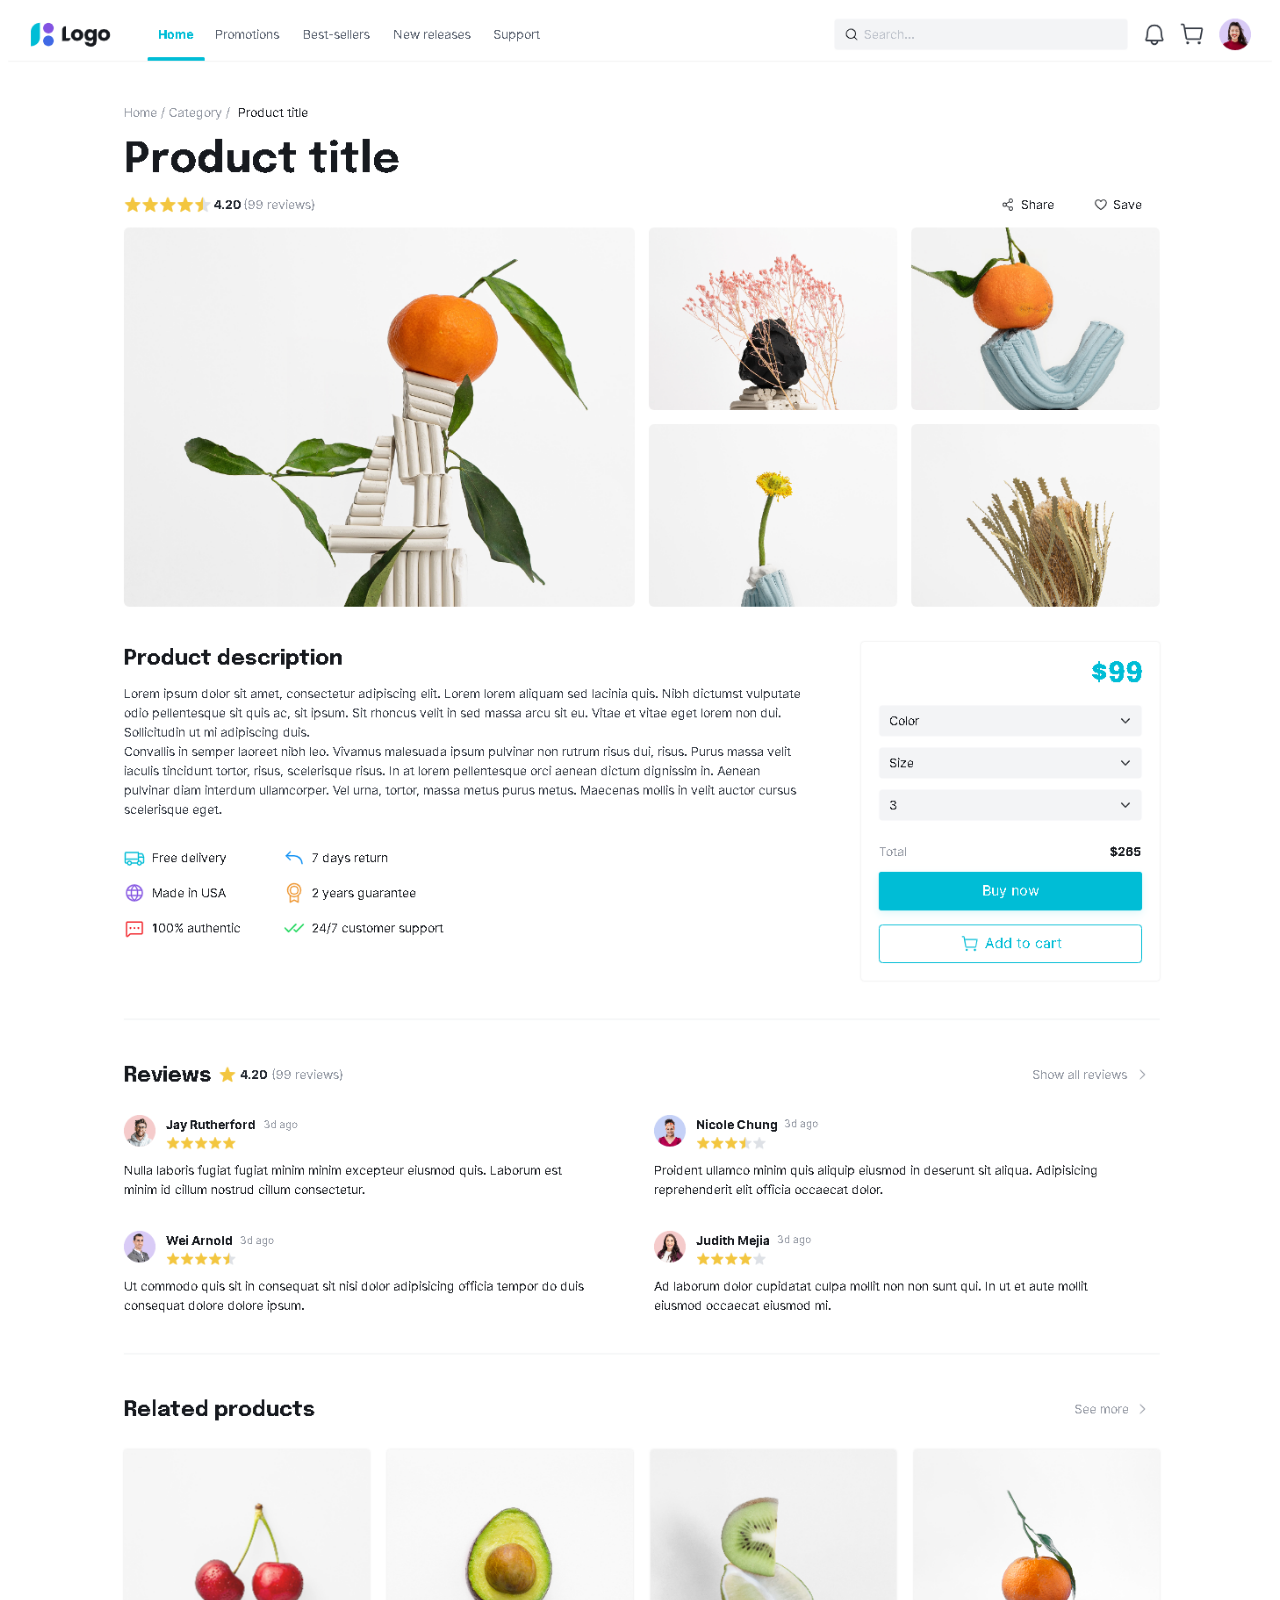
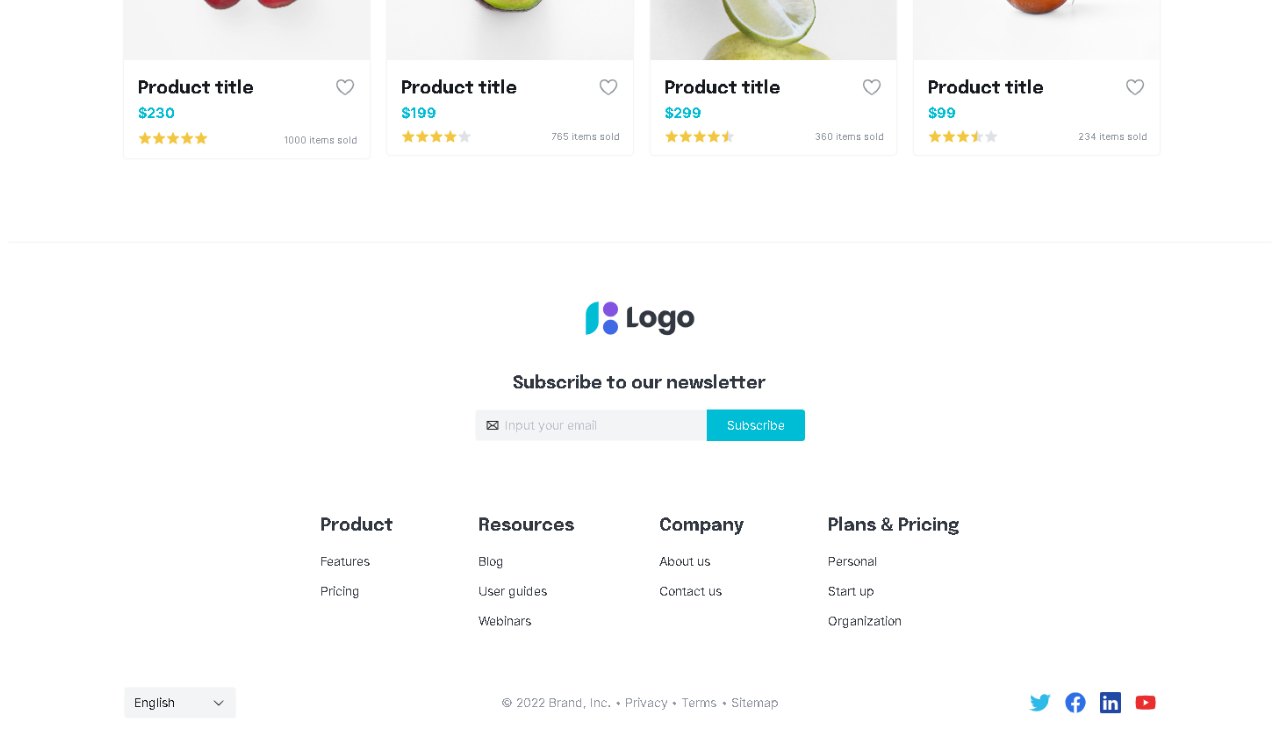
<file: demo.html>
<!DOCTYPE html>
<html lang="en">
<head>
    <meta charset="UTF-8">
    <meta http-equiv="X-UA-Compatible" content="IE=edge">
    <meta name="viewport" content="width=device-width, initial-scale=1.0">
    <title>Document</title>
</head>
<body>
    <style>
        img
        {
            display: flex;
            width: 100%;
            justify-content: center;
        }
    </style>
    <img src="img/a_detail.png" alt="">
</body>
</html>
</file>
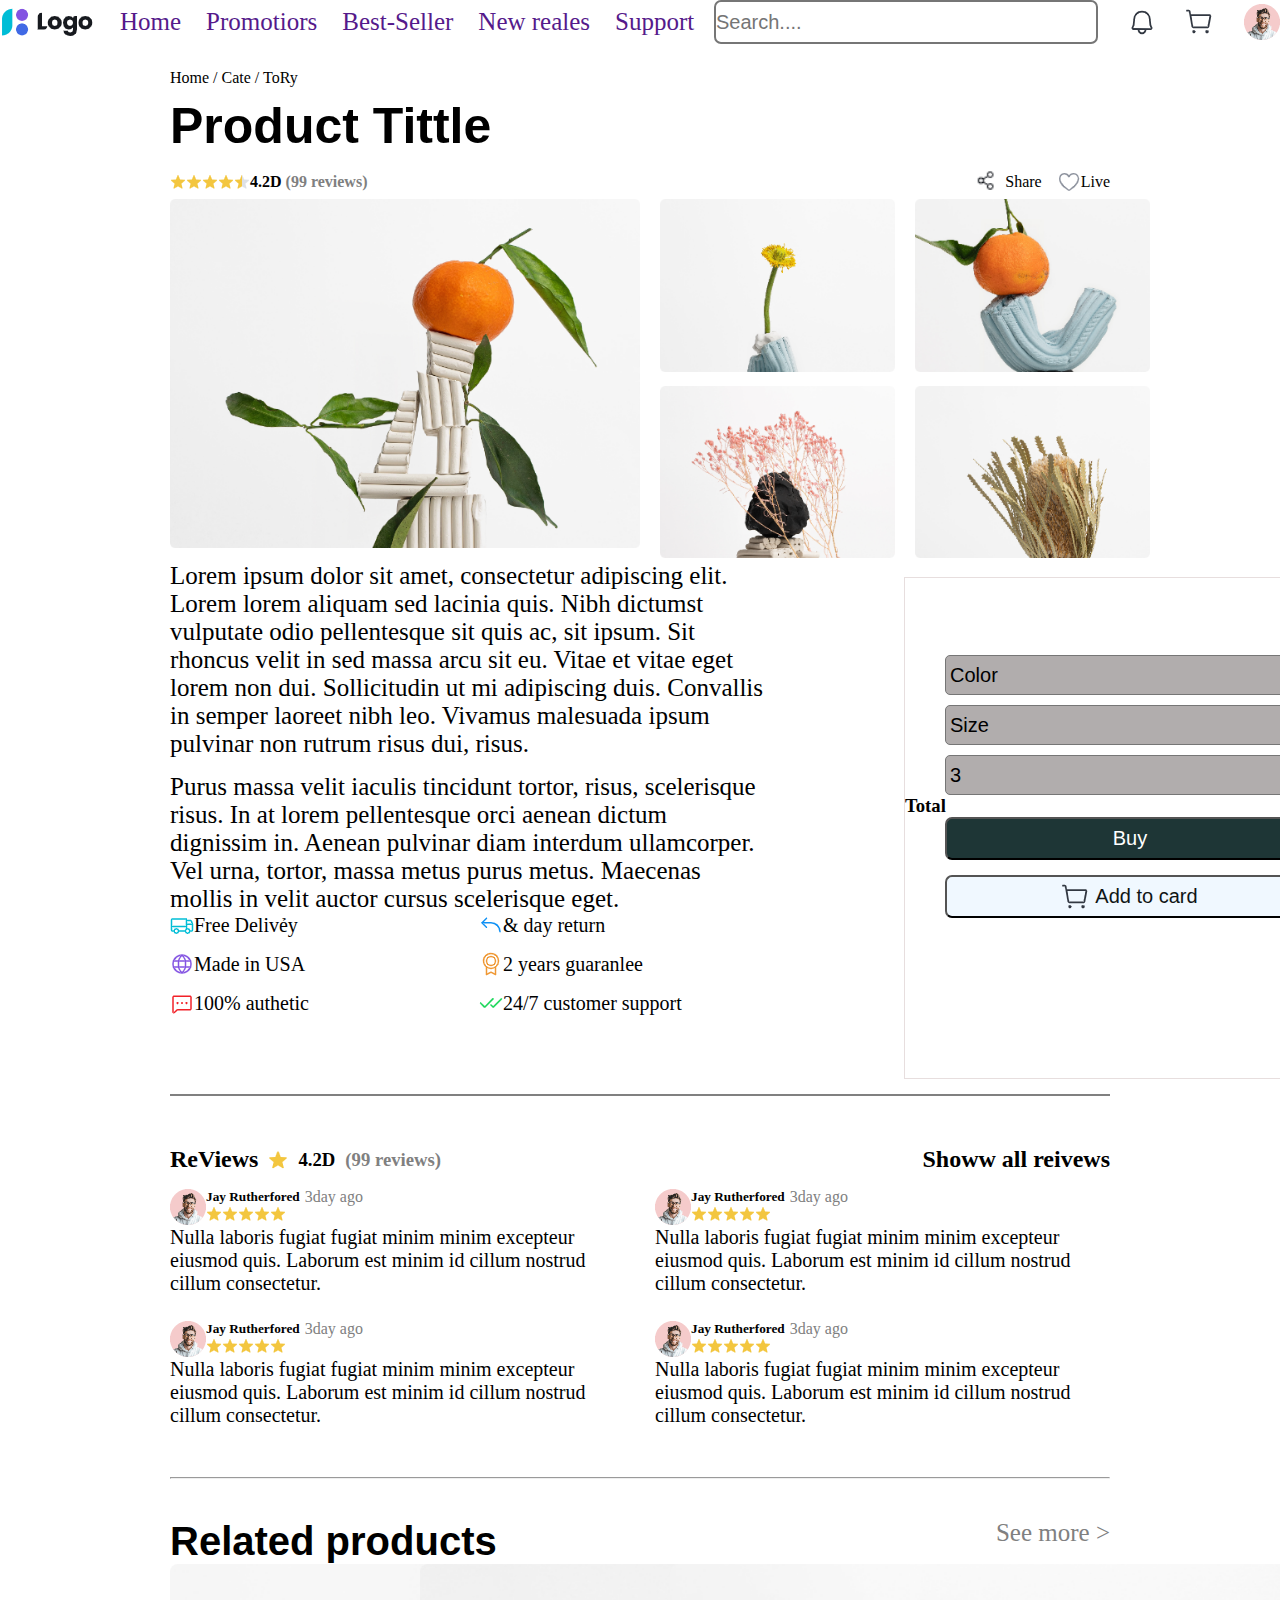
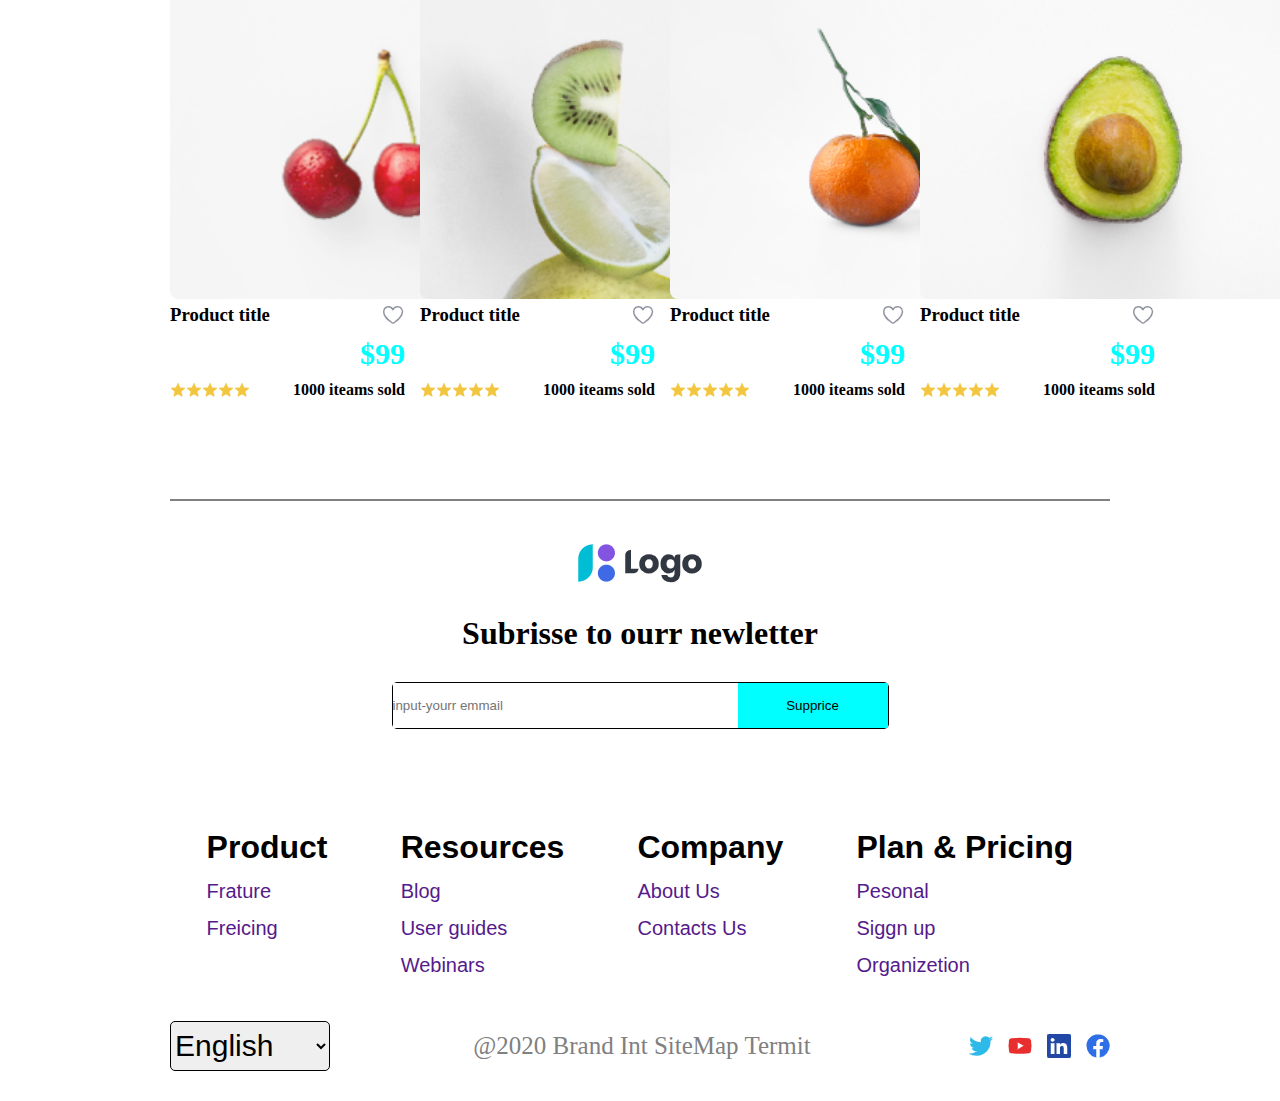
<file: idex.html>
<!DOCTYPE html>
<html lang="en">

<head>
    <meta charset="UTF-8">
    <meta http-equiv="X-UA-Compatible" content="IE=edge">
    <meta name="viewport" content="width=device-width, initial-scale=1.0">
    <title>Document</title>
</head>
<link rel="stylesheet" href="style.css">

<body>
    <div class="header">
        <div class="left">
            <img style="object-fit: contain;" src="img/Image 1710.png" alt="">
            <ul class="content-menu">
                <li><a href="">Home</a></li>
                <li><a href="">Promotiors</a></li>
                <li><a href="">Best-Seller</a></li>
                <li><a href="">New reales</a></li>
                <li><a href="">Support</a></li>
            </ul>
        </div>
        <div class="right">
            <input type="text" class="search" placeholder="Search....">
            <img src="img/Bell 1.png" alt="">
            <img src="img/Shopping cart simple 1.png" alt="">
            <img src="img/Avatar 753.png" alt="">
        </div>
    </div>
    <div class="container">
        <div>
            <p>Home / Cate / ToRy</p>
            <h1 class="title">Product Tittle</h1>
        </div>
        <div class="rate-web">
            <div class="left-rate">
                <img src="img/Rating 317.png" alt="">
                <h4 style="margin-right: 4px;">4.2D</h4>
                <h4 style="color: grey;">(99 reviews)</h4>
            </div>
            <div class="right-rate">
                <img src="img/share.png" alt="">
                <span style="margin-right: 15px;">Share</span>
                <img src="img/Heart 23.png" alt="">
                <span>Live</span>
            </div>
        </div>
        <div class="gird-content">
            <div>
                <img src="img/Image 1705.png" alt="">
            </div>
            <div class="gird-content2">
                <div>
                    <img src="img/Image 1706.png" alt="">
                    <img style="margin-top: 10px;" src="img/Image 1708.png" alt="">
                </div>
                <div>
                    <img src="img/Image 1707.png" alt="">
                    <img style="margin-top: 10px;" src="img/Image 1709.png" alt="">
                </div>
            </div>
        </div>
        <div class="product-desreption">
            <div class="content-pro">
                <p>
                    Lorem ipsum dolor sit amet, consectetur adipiscing elit. Lorem lorem aliquam sed lacinia quis. Nibh
                    dictumst vulputate odio pellentesque sit quis ac, sit ipsum. Sit rhoncus velit in sed massa arcu sit
                    eu. Vitae et vitae eget lorem non dui. Sollicitudin ut mi adipiscing duis.
                    Convallis in semper
                    laoreet nibh leo. Vivamus malesuada ipsum pulvinar non rutrum risus dui, risus. </p>
                <p style="margin-top: 15px;">
                    Purus massa velit
                    iaculis tincidunt tortor, risus, scelerisque risus.
                    In at lorem pellentesque orci aenean dictum
                    dignissim in. Aenean pulvinar diam interdum ullamcorper. Vel urna, tortor, massa metus purus metus.
                    Maecenas mollis in velit auctor cursus scelerisque eget.

                <div class="info">
                    <div style="margin-right: 170px;">
                        <div style="display: flex; align-items: center;">
                            <img style="" src="img/Truck 1.png" alt="">
                            <span>Free Delivẻy</span>
                        </div>
                        <div style="display: flex; align-items: center; margin-top: 15px;">
                            <img style="" src="img/Globe 1.png" alt="">
                            <span>Made in USA</span>
                        </div>
                        <div style="display: flex; align-items: center; margin-top: 15px;">
                            <img style="" src="img/Chat dots 1.png" alt="">
                            <span>100% authetic</span>
                        </div>
                    </div>
                    <div style="display: flex; flex-direction: column;">
                        <div style="display: flex; align-items: center;">
                            <img style="" src="img/Arrow bend up left 1.png" alt="">
                            <span>& day return</span>
                        </div>
                        <div style="display: flex; align-items: center; margin-top: 15px;">
                            <img style="" src="img/Medal 1.png" alt="">
                            <span>2 years guaranlee</span>
                        </div>
                        <div style="display: flex; align-items: center; margin-top: 15px;">
                            <img style="" src="img/Checks 1.png" alt="">
                            <span>24/7 customer support</span>
                        </div>
                    </div>
                </div>
            </div>
            <div class="buy-add">
                <p
                    style="display: flex; justify-content: flex-end; font-size: 40px; margin-top: 10px; margin-bottom: 10px;">
                    $99</p>
                <div class="secl">
                    <select name="" id="">
                        <option>Color</option>
                    </select>
                    <select name="" id="">
                        <option>Size</option>
                    </select>
                    <select name="" id="">
                        <option>3</option>
                    </select>
                </div>
                <div class="total">
                    <h3>Total</h3>
                    <h3>$285</h3>
                </div>
                <div class="btn">
                    <button class="buy"><a style="text-decoration:none; color: white;" href="#">Buy</a></button>
                    <button class="add">
                        <img src="img/Shopping cart simple 1.png" alt="">
                        <span style="margin-left: 5px;">Add to card</span>
                    </button>
                </div>
            </div>
        </div>
        <div class="review">
            <div class="menu-reviews">
                <div class="left">
                    <h2 style="margin-right: 10px;">ReViews</h2>
                    <img style="margin-right: 10px; object-fit: cover;" src="img/Rating 304.png" alt="">
                    <h3 style="margin-right: 10px;">4.2D</h3>
                    <h3 style="color: grey;">(99 reviews)</h3>
                </div>
                <div class="right">
                    <h2>Showw all reivews</h2>
                </div>
            </div>
            <div class="gird-reviews">
                <div>
                    <div style="display: flex; height: auto;">
                        <img style="object-fit: contain;" src="img/Avatar 753.png" alt="">
                        <div style="flex-direction: column;">
                            <div style="display: flex;align-items: center;">
                                <h5 style="margin: 0px;">Jay Rutherfored</h5>
                                <span style="color: grey; margin-left: 5px;">3day ago</span>
                            </div>
                            <img src="img/Rating 300.png" alt="">
                        </div>
                    </div>
                    <p style="font-size: 20px;">Nulla laboris fugiat fugiat minim minim excepteur eiusmod quis. Laborum
                        est minim id cillum
                        nostrud cillum consectetur.</p>

                    <div style="display: flex; height: auto; margin-top: 25px;">
                        <img style="object-fit: contain;" src="img/Avatar 753.png" alt="">
                        <div style="flex-direction: column;">
                            <div style="display: flex;align-items: center;">
                                <h5 style="margin: 0px;">Jay Rutherfored</h5>
                                <span style="color: grey; margin-left: 5px;">3day ago</span>
                            </div>
                            <img src="img/Rating 300.png" alt="">
                        </div>
                    </div>
                    <p style="font-size: 20px;">Nulla laboris fugiat fugiat minim minim excepteur eiusmod quis. Laborum
                        est minim id cillum
                        nostrud cillum consectetur.</p>
                </div>
                <div>
                    <div style="display: flex; height: auto;">
                        <img style="object-fit: contain;" src="img/Avatar 753.png" alt="">
                        <div style="flex-direction: column;">
                            <div style="display: flex;align-items: center;">
                                <h5 style="margin: 0px;">Jay Rutherfored</h5>
                                <span style="color: grey; margin-left: 5px;">3day ago</span>
                            </div>
                            <img src="img/Rating 300.png" alt="">
                        </div>
                    </div>
                    <p style="font-size: 20px;">Nulla laboris fugiat fugiat minim minim excepteur eiusmod quis. Laborum
                        est minim id cillum
                        nostrud cillum consectetur.</p>
                    <div style="display: flex; height: auto; margin-top: 25px">
                        <img style="object-fit: contain;" src="img/Avatar 753.png" alt="">
                        <div style="flex-direction: column;">
                            <div style="display: flex;align-items: center;">
                                <h5 style="margin: 0px;">Jay Rutherfored</h5>
                                <span style="color: grey; margin-left: 5px;">3day ago</span>
                            </div>
                            <img src="img/Rating 300.png" alt="">
                        </div>
                    </div>
                    <p style="font-size: 20px;">Nulla laboris fugiat fugiat minim minim excepteur eiusmod quis. Laborum
                        est minim id cillum
                        nostrud cillum consectetur.</p>
                </div>
            </div>
        </div>
        <hr>
        <div class="related">
            <div style="display: flex; justify-content: space-between;">
                <div class="rela-content">Related products</div>
                <div class="see">
                    See more >
                </div>
            </div>
            <div class="gird-related">
                <div clas>
                    <img style="object-fit: contain; width: 390px; align-items: center; border-radius: 8px;"
                        src="img/Image 1704.png" alt="">
                    <div class="pro-title">
                        <h3>Product title</h3>
                        <img src="img/Heart 23.png" alt="">
                    </div>
                    <p>$99</p>
                    <div class="pro-title">
                        <img src="img/Rating 300.png" alt="">
                        <h4>1000 iteams sold</h4>
                    </div>
                </div>
                <div>
                    <img style="object-fit: contain; width: 390px; align-items: center; border-radius: 8px;"
                        src="img/Image 1711.png" alt="">
                    <div class="pro-title">
                        <h3>Product title</h3>
                        <img src="img/Heart 23.png" alt="">
                    </div>
                    <p>$99</p>
                    <div class="pro-title">
                        <img src="img/Rating 300.png" alt="">
                        <h4>1000 iteams sold</h4>
                    </div>
                </div>
                <div>
                    <img style="object-fit: contain; width: 390px; align-items: center; border-radius: 8px;"
                        src="img/Image 1712.png" alt="">
                    <div class="pro-title">
                        <h3>Product title</h3>
                        <img src="img/Heart 23.png" alt="">
                    </div>
                    <p>$99</p>
                    <div class="pro-title">
                        <img src="img/Rating 300.png" alt="">
                        <h4>1000 iteams sold</h4>
                    </div>
                </div>
                <div>
                    <img style="object-fit: contain; width: 390px; align-items: center; border-radius: 8px;"
                        src="img/Image 1703.png" alt="">
                    <div class="pro-title">
                        <h3>Product title</h3>
                        <img src="img/Heart 23.png" alt="">
                    </div>
                    <p>$99</p>
                    <div class="pro-title">
                        <img src="img/Rating 300.png" alt="">
                        <h4>1000 iteams sold</h4>
                    </div>
                </div>
            </div>
        </div>
        <div class="logo-sup">
            <div class="logo-sup-gmail">
                <img style="margin-top: 40px;" src="img/Image 1713.png" alt="">
                <div>
                    <h1 style="margin-top: 30px; margin-bottom: 30px;">Subrisse to ourr newletter</h1>
                </div>
                <div style="display: flex; border: solid 1px black; border-radius: 5px;">
                    <input style="height: 45px; width: 345px; border: none;" type="text" placeholder="input-yourr emmail">
                    <span><button style="height: 45px; width: 150px; border: none; background-color: aqua;">Supprice</button></span>
                </div>
            </div>
        </div>
        <div class="footer">
            <div class="content-footer">
                <div>
                    <h1>Product</h1>
                    <div>
                        <ul>
                            <li><a href="">Frature</a></li>
                            <li><a href="">Freicing</a></li>
                        </ul>
                    </div>
                </div>
                <div>
                    <h1>Resources</h1>
                    <div>
                        <ul>
                            <li><a href="">Blog</a></li>
                            <li><a href="">User guides</a></li>
                            <li><a href="">Webinars</a></li>
                        </ul>
                    </div>
                </div>
                <div>
                    <h1>Company</h1>
                    <div>
                        <ul>
                            <li><a href="">About Us</a></li>
                            <li><a href="">Contacts Us</a></li>
                        </ul>
                    </div>
                </div>
                <div>
                    <h1>Plan & Pricing</h1>
                    <div>
                        <ul>
                            <li><a href="">Pesonal</a></li>
                            <li><a href="">Siggn up</a></li>
                            <li><a href="">Organizetion</a></li>
                        </ul>
                    </div>
                </div>
            </div>
        </div>
        <div class="footer-contact">
            <div>
                <select style="height: 50px; width: 160px; border: solid 1px; border-radius: 5px; font-size: 30px; font-family: 'Segoe UI', Tahoma, Geneva, Verdana, sans-serif;">
                    <option style="" value="">English</option>
                </select>
            </div>
            <div>
                <p style="font-size: 25px; color: grey;">@2020 Brand Int SiteMap Termit</p>
            </div>
            <div style="display: flex;">
                <img src="img/Twitter 9.png" alt="">
                <img src="img/YouTube 8.png" alt="">
                <img src="img/LinkedIn 8.png" alt="">
                <img src="img/Facebook 9.png" alt="">
            </div>
        </div>
    </div>
</body>

</html>
</file>
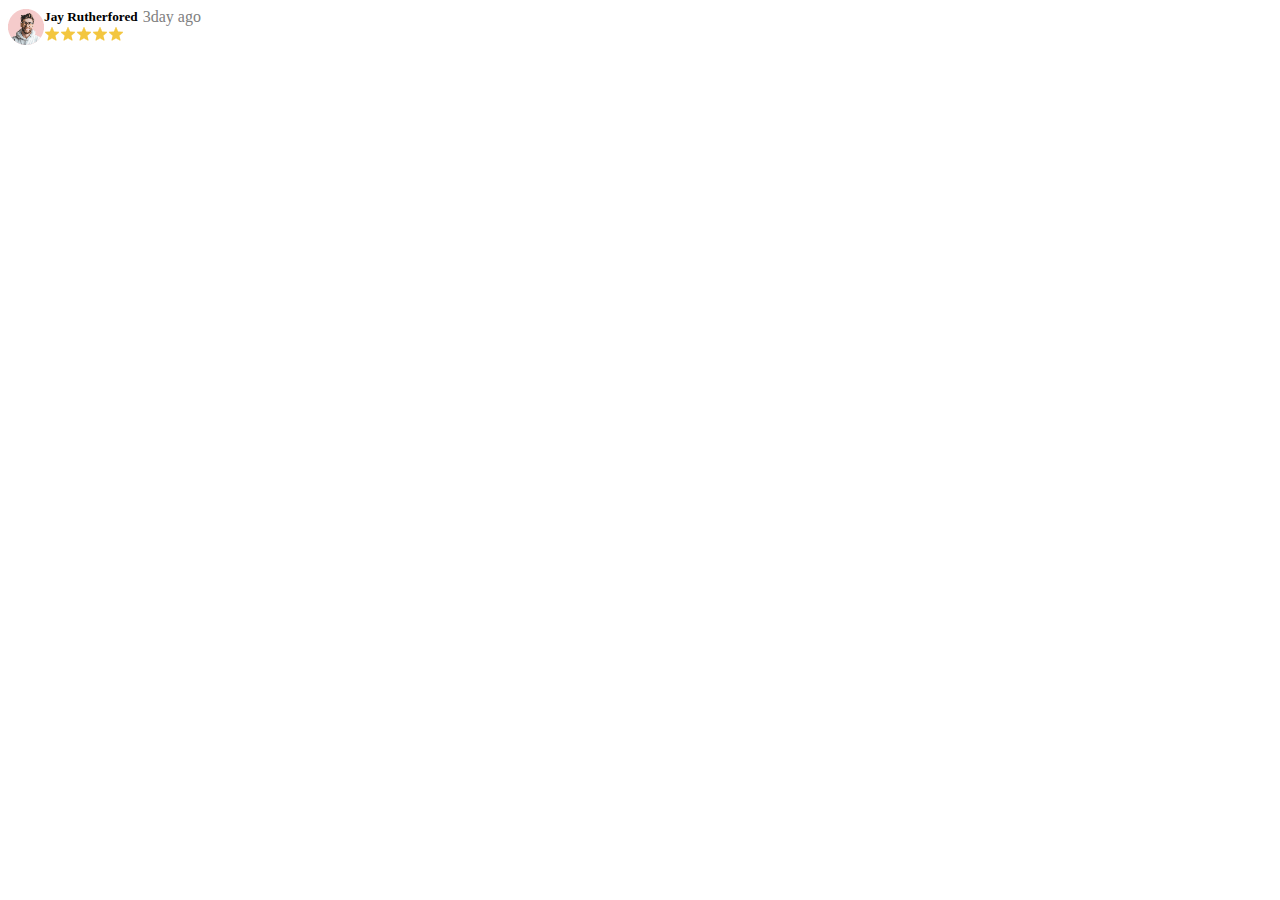
<file: text.html>
<!DOCTYPE html>
<html lang="en">

<head>
    <meta charset="UTF-8">
    <meta http-equiv="X-UA-Compatible" content="IE=edge">
    <meta name="viewport" content="width=device-width, initial-scale=1.0">
    <title>Document</title>
</head>

<body>
    <div style="display: flex; height: auto;">
        <img style="object-fit: contain;" src="img/Avatar 753.png" alt="">
        <div style="flex-direction: column;">
            <div style="display: flex;align-items: center;">
                <h5 style="margin: 0px;">Jay Rutherfored</h5>
                <span style="color: grey; margin-left: 5px;">3day ago</span>
            </div>
            <img src="img/Rating 300.png" alt="">
        </div>
    </div>
    <!-- <div class="Comments">
        <div class="avt" style="display: flex;">
            <img src="img/Avatar 755.png" alt="">
            <div class="nameNStars">
                <p style="margin: 0px;"><b>Jay Rutherford</b></p>
                <img src="img/Rating 300.png" alt="" style="height: 15px; width: 75px;">
            </div>
            <div style="padding-bottom: 22px; font-size: 80%; color: #9095a0;">3d ago</div>
        </div>
        <div class="words">Mulla laboris fugiat fugiat minim minim excepteur eiusmod quis. Laborum est minim id cillum nostrud cillum consectetur.</div>
    </div> -->
</body>

</html>
</file>
<file: style.css>
* {
    margin: 0px;
    padding: 0px;
}

.header {
    display: flex;
    justify-content: center;
    justify-content: space-between;
}

.left {
    display: flex;
}

.content-menu {
    display: flex;
}

.content-menu li {
    font-size: 25px;
    margin-left: 25px;
}

.right {
    display: flex;
    justify-content: center;
    align-items: center;
}

.right img {
    margin-left: 30px;

    object-fit: contain;
}

.search {
    height: 40px;
    width: 380px;
    border-style: solid;
    border-radius: 7px;
    font-size: 20px;
}

a,
ul {
    text-decoration: none;
    list-style: none;
}

.container {
    margin: 25px 170px 20px 170px;
}

.title {
    margin-top: 10px;
    margin-bottom: 10px;
    font-size: 50px;
    font-family: 'Segoe UI', Tahoma, Geneva, Verdana, sans-serif;
}

.rate-web {
    display: flex;
    justify-content: space-between;
    align-items: center;
}

.left-rate {
    display: flex;
    align-items: center;
}

.right-rate {
    display: flex;
    align-items: center;
}

.gird-content {
    display: grid;
    grid-template-columns: 50% 50%;
    gap: 20px;
}

.gird-content img {
    width: 100%;
}

.gird-content2 {
    display: grid;
    grid-template-columns: 50% 50%;
    gap: 20px;
}

.product-desreption {
    display: grid;
    grid-template-columns: 65% 35%;
}

.content-pro p {
    font-size: 25px;
    margin-right: 15px;
}

.info {
    display: flex;
}

.info span {
    font-size: 20px;
}

.buy-add {
    margin: 15px;
    width: 450px;
    height: 500px;
}

.secl {
    display: flex;
    flex-direction: column;
    align-items: center;
}

.secl select {
    font-size: 20px;
    margin-top: 10px;
    height: 40px;
    width: 370px;
    border-radius: 5px;
    background-color: rgb(177, 173, 173);
}

.total {
    display: flex;
    justify-content: space-between;
}

.btn {
    display: flex;
    flex-direction: column;
    align-items: center;
    justify-content: center;
}

.add {
    margin-top: 15px;
    display: flex;
    justify-content: center;
    align-items: center;
    background-color: aliceblue;
    color: rgb(15, 21, 21);
    border-color: rgb(0, 0, 0);

}

.buy {
    color: aliceblue;
    background-color: rgb(30, 54, 54);
}

.btn button {
    font-size: 20px;
    width: 370px;
    height: 43px;
    text-align: center;
    border-radius: 7px;
}

.buy-add {
    border: 1px solid rgb(231, 222, 222);
    margin-left: 123px;
}

.product-desreption {

    border-bottom: 2px solid grey;
}

.review {
    margin-top: 50px;
    margin-bottom: 50px;
}

.menu-reviews {
    display: flex;
    justify-content: center;
    align-items: center;
    justify-content: space-between;
    margin-bottom: 15px;
}

.left {
    display: flex;
    justify-content: center;
    align-items: center;
    text-align: center;
}

.right {
    display: flex;
}

.gird-reviews {
    display: flex;
    grid-template-columns: 50% 50%;
    gap: 30px;
    row-gap: 15px;
}

.info-user {
    display: flex;
    flex-direction: column;
    padding: 0;
    margin: 0;
}

.related {
    margin-top: 40px;
    border-bottom: solid 2px grey;
}

.rela-content {
    font-size: 40px;
    font-family: 'Segoe UI', Tahoma, Geneva, Verdana, sans-serif;
    font-weight: bold;
}

.see {
    font-size: 25px;
    color: grey;
}

.gird-related {
    display: grid;
    grid-template-columns: 25% 25% 25% 25%;
    gap: 15px;
    margin-bottom: 100px;
}

.pro-title {
    display: flex;
    justify-content: space-between;
    align-items: center;
}

.gird-related p {
    display: flex;
    justify-content: flex-end;
    margin: 10px 0 10px 0;
    font-size: 30px;
    font-weight: bold;
    color: aqua;
}

.logo-sup-gmail {
    display: flex;
    align-items: center;
    justify-content: center;
    flex-direction: column;
}

.footer {}
.content-footer
 {
    margin-top: 100px;
    display: flex;
    justify-content: space-around;
    font-family: 'Segoe UI', Tahoma, Geneva, Verdana, sans-serif;
}

.content-footer ul li{
    margin: 14px 0 14px 0;
    font-size: 20px;
}
.footer-contact{
    margin-top: 30px;
    margin-bottom: 30px;
    display: flex;
    justify-content: space-between;
    align-items: center;
}
.footer-contact img
{
    margin-left: 15px;
    object-fit: contain;
}
</file>
